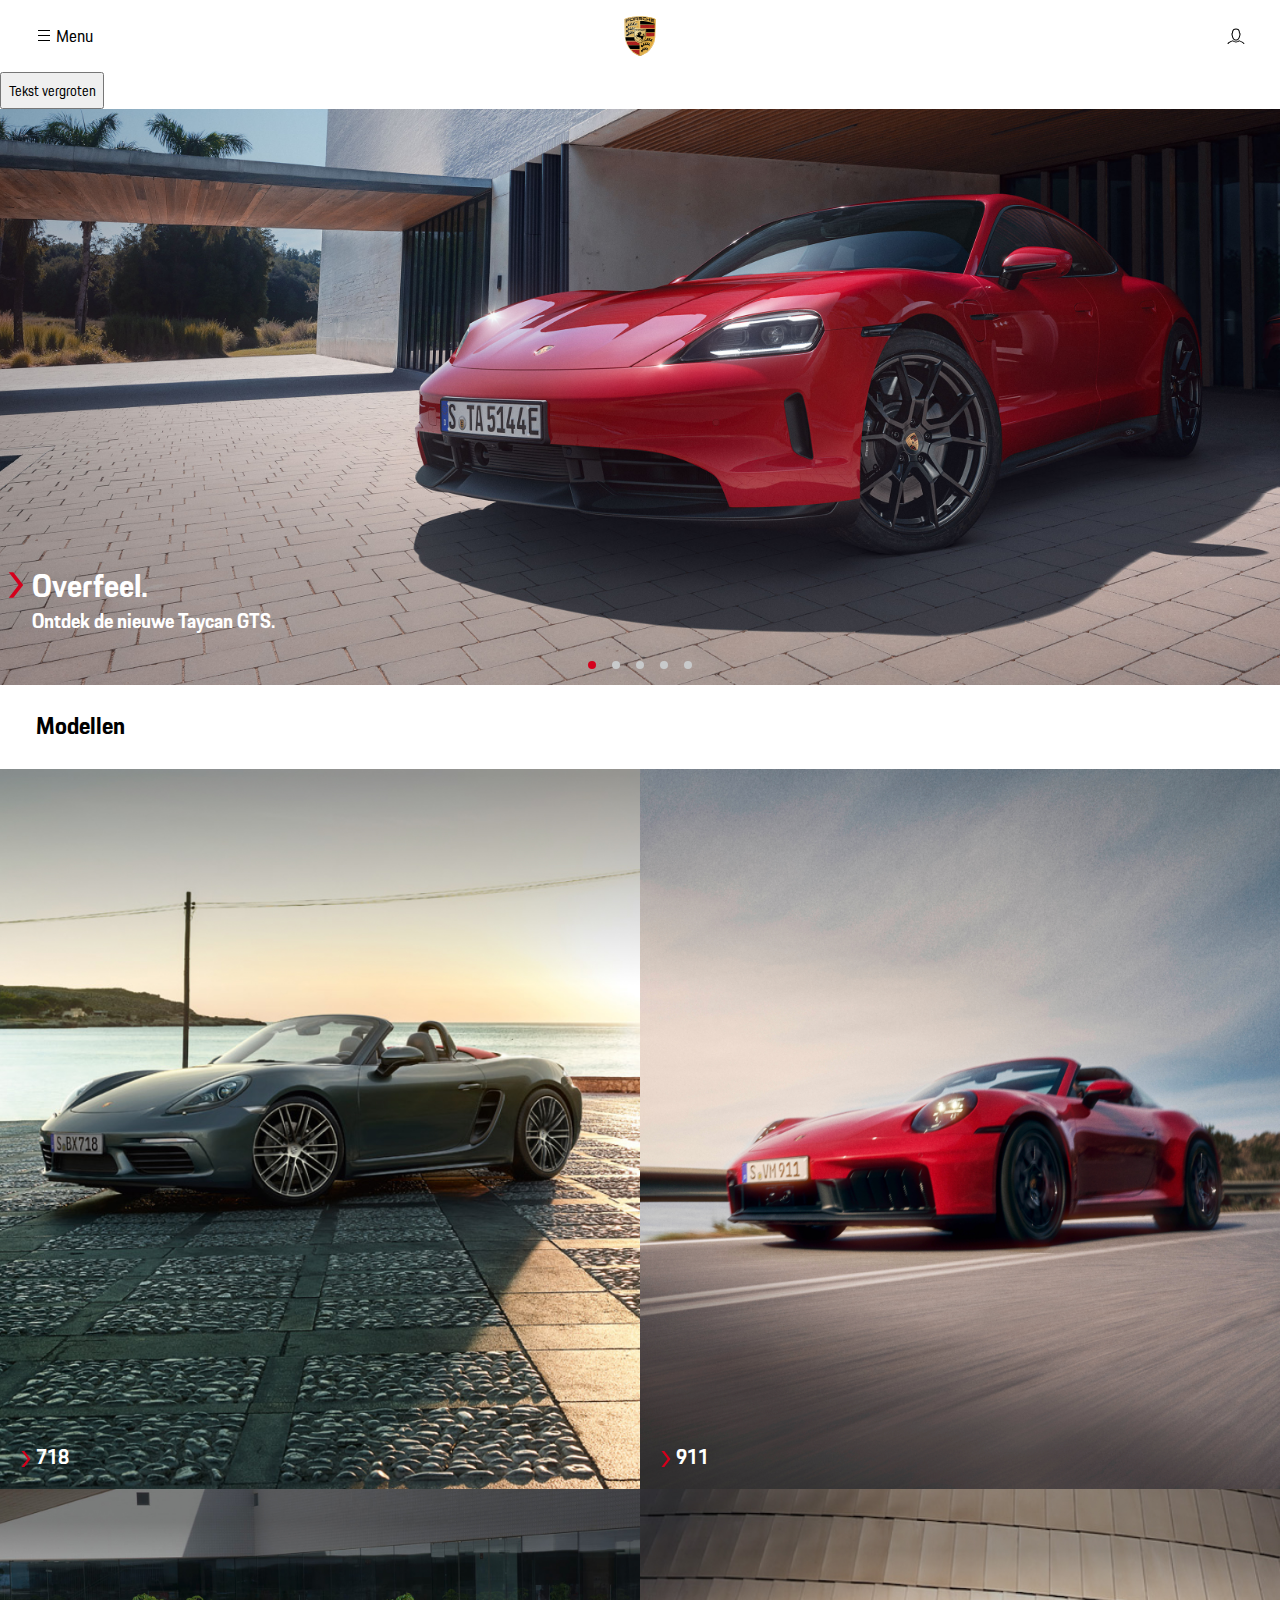
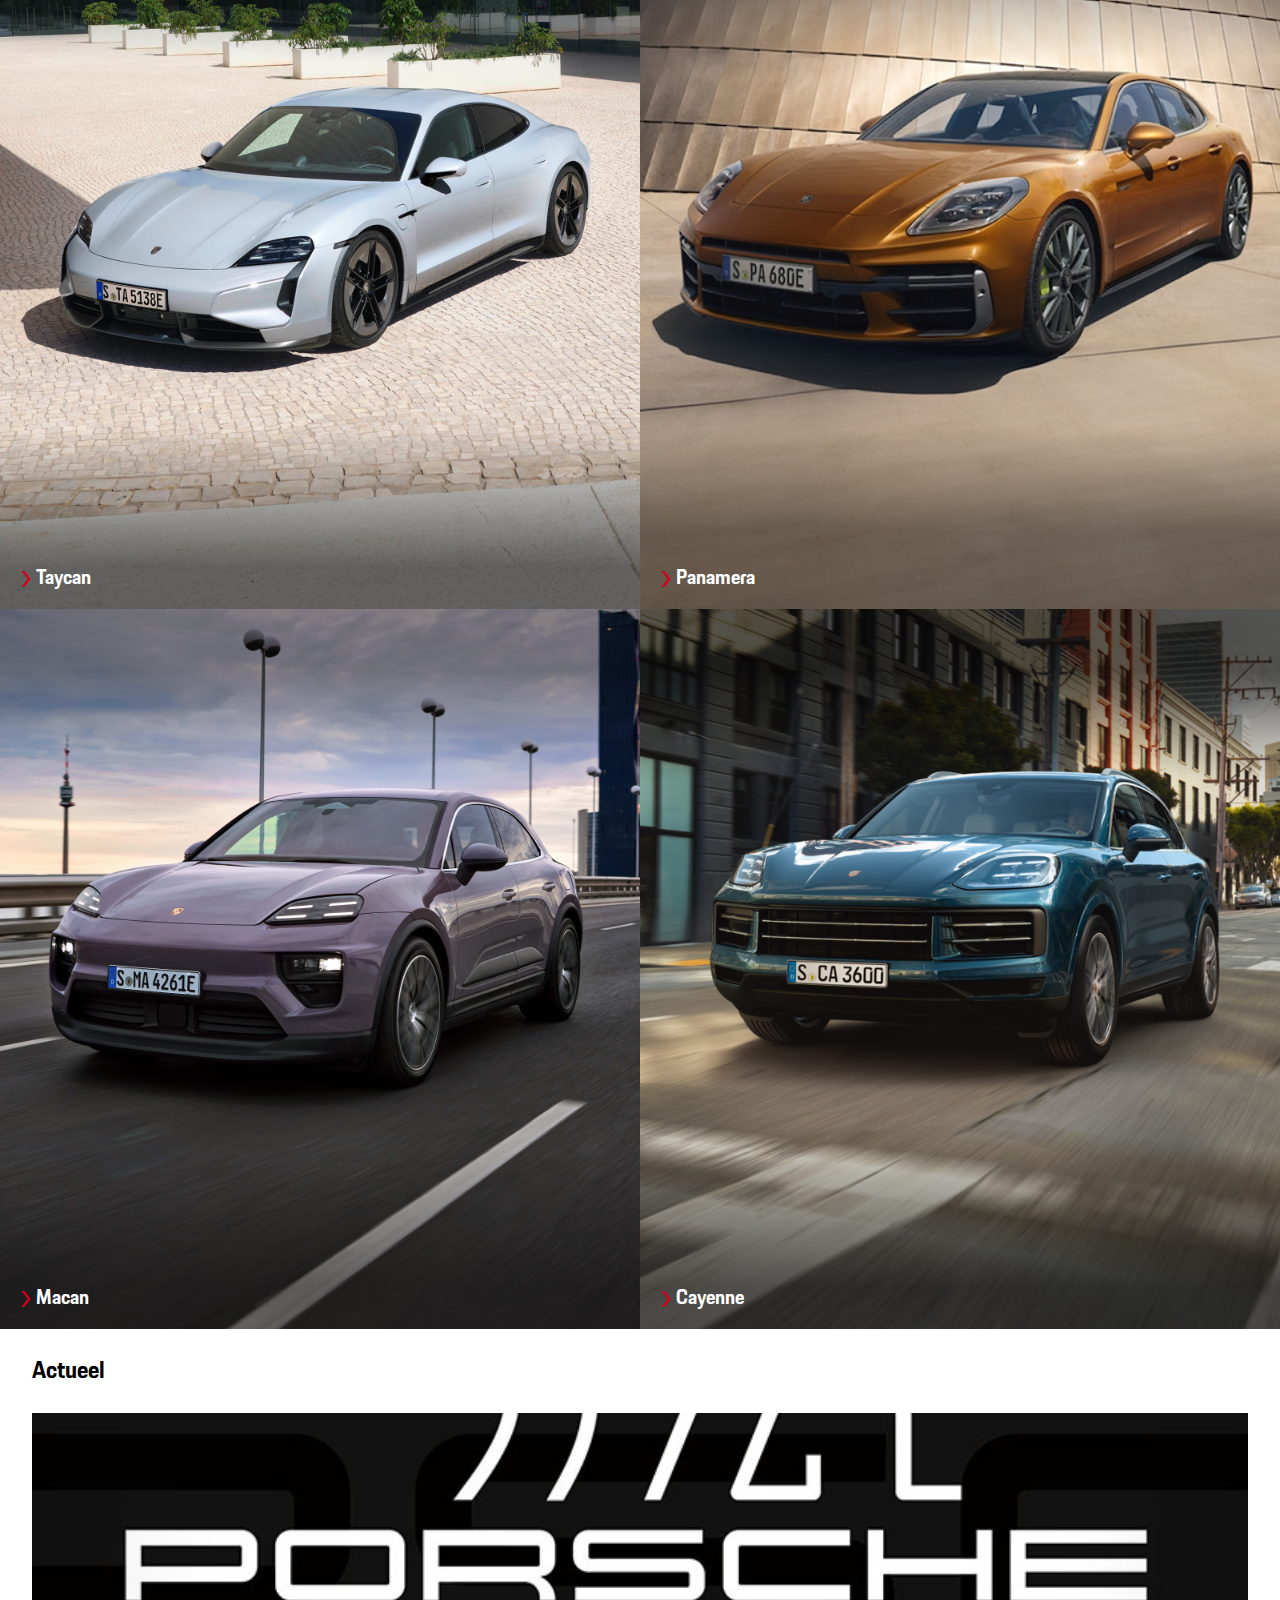
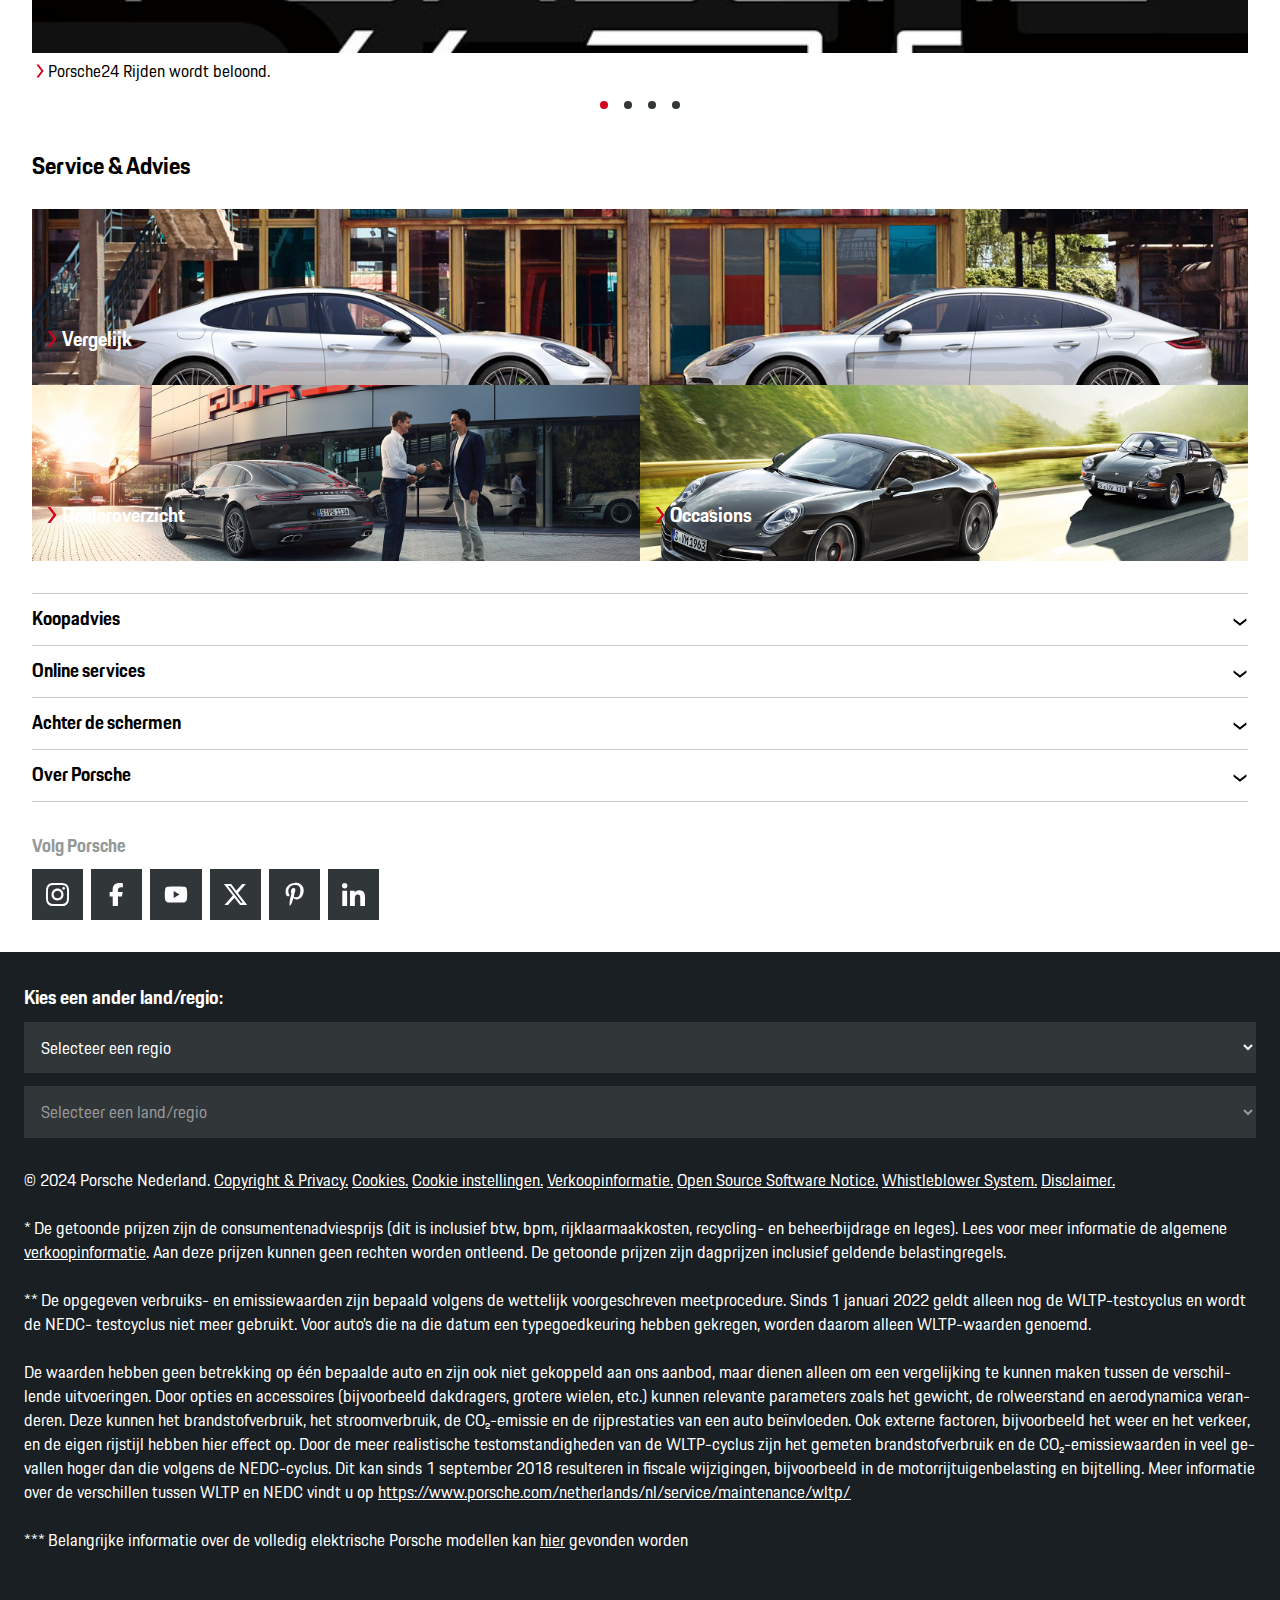
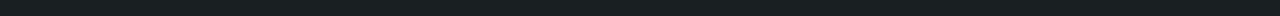
<file: index.html>
<!DOCTYPE html>
<html lang="nl">

<head>
	<meta charset="UTF-8">
	<meta name="author" content="Esmae Grapendaal">
	<meta name="viewport" content="width=device-width, initial-scale=1.0">
	<title>Home | Porsche Nederland</title>
	<link rel="stylesheet" href="./styles/style.css">
	<link rel="icon" type="image/svg+xml" href="./images/svg/Porsche-Crest.svg">
	<script src="./scripts/script.js" defer></script>
</head>

<body>
	<header>
		<button aria-hidden="true"><img src="./images/svg/menu-lines.svg" alt="menu icon">Menu</button>
		<nav>
			<ul>
				<li>
					<button aria-hidden="true">
						<img src="./images/svg/close.svg" alt="sluit icon">
					</button>
				</li>
				<li>
					<a href="porsche-24.html">Modellen</a>
				</li>
				<li>
					<a href="porsche-24.html">Advies & aankoop</a>
				</li>
				<li>
					<a href="porsche-24.html">Shop</a>
				</li>
				<li>
					<a href="porsche-24.html">Services</a>
				</li>
				<li>
					<button aria-hidden="true">Beleven</button>
					<img src="./images/svg/arrow-head-right.svg" alt="navigeer icon">
					<ul class="submenu">
						<li>
							<button aria-hidden="true">
								<img src="./images/svg/arrow-left.svg" alt="terug icon">
							</button>
						</li>
						<li>
							<a href="porsche-24.html">Porsche 24</a>
						</li>
						<li>
							<a href="porsche-24.html">Christophorus - Het Porsche magazine</a>
						</li>
						<li>
							<a href="porsche-24.html">Porsche Advanced Driver Training</a>
						</li>
						<li>
							<a href="porsche-24.html">Porsche Track Experience</a>
						</li>
						<li>
							<a href="porsche-24.html">Porsche Motorsport</a>
						</li>
						<li>
							<a href="porsche-24.html">Porsche Travel Club</a>
						</li>
						<li>
							<a href="porsche-24.html">Porsche Clubs</a></li>
						<li>
							<a href="porsche-24.html">Porsche Kids Corner</a>
						</li>
						<li>
							<a href="porsche-24.html">Museum bezoeken</a>
						</li>
					</ul>
				</li>
				<li>
					<a href="porsche-24.html">Dealer</a>
				</li>
				<li>
					<a href="porsche-24.html">My Porsche</a>
				</li>
			</ul>
		</nav>
		<a href="index.html">
			<img src="./images/svg/Porsche-Crest.svg" alt="Porsche logo">
		</a>
		<img src="./images/svg/user.svg" alt="person icon">
	</header>

	<main class="home-pagina">
		<button class="tekst-grootte">Tekst vergroten</button>
		<h1 class="visually-hidden">Home | Porsche Nederland</h1>
		<section id="home-hero-slider" class="hero-carrousel" aria-label="Carrousel met Porsche modellen" tabIndex="-1"> <!-- Bron: https://codepen.io/shooft/pen/yLKjzWa -->
			<ul>
				<li id="porsche-taycan-gts">
					<img src="./images/hero-porsche-taycan-gts.jpg" alt="A woman standing in front of a shadegreen metallic Taycan in a modern setting.">
					<div class="hero-tekst">
						<h2 class="visually-hidden">Porsche Taycan GTS</h2>
						<h3>Overfeel.</h3>
						<p>Ontdek de nieuwe Taycan GTS.</p>
					</div>
				</li>
				<li id="porsche-911-carrera-t">
					<img src="./images/hero-porsche-911-carrera-t.jpg" alt="Porsche 911 Carrera T in White. Side view.">
					<div class="hero-tekst">
						<h2 class="visually-hidden">Porsche 911 Carrera T</h2>
						<h3>The one and always.</h3>
						<p>De nieuwe 911 Carrera T.</p>
					</div>
				</li>
				<li id="porsche-panamera">
					<img src="./images/hero-porsche-panamera.jpg" alt="Porsche - Choose boldly. - De nieuwe Panamera.">
					<div class="hero-tekst">
						<h2 class="visually-hidden">Porsche Panamera</h2>
						<h3>Choose boldly.</h3>
						<p>De nieuwe Panamera.</p>
					</div>
				</li>
				<li id="porsche-all-electric-macan">
					<img src="./images/hero-porsche-all-electric-macan.jpg" alt="Rear shot of an Oak Green Metallic Neo Macan 4S standing in front of a lake with the mountains in the background.">
					<div class="hero-tekst">
						<h2 class="visually-hidden">Porsche all-electric Macan</h2>
						<h3>Keep your essence.</h3>
						<p>De nieuwe all-electric Macan.</p>
					</div>
				</li>
				<li id="porsche-taycan">
					<img src="./images/hero-porsche-taycan.jpg" alt="Shot of a purplesky metallic Taycan Turbo GT with Weissach package in front of a purple background">
					<div class="hero-tekst">
						<h2 class="visually-hidden">Porsche Taycan</h2>
						<h3>Overfeel.</h3>
						<p>De nieuwe Taycan.</p>
					</div>
				</li>
			</ul>
			
			<nav>
				<ul>
					<li><a href="#porsche-taycan-gts" aria-label="Porsche Taycan GTS banner"></a></li>
					<li><a href="#porsche-911-carrera-t" aria-label="Porsche 911 Carrera T banner"></a></li>
					<li><a href="#porsche-panamera" aria-label="Porsche Panamera banner"></a></li>
					<li><a href="#porsche-all-electric-macan" aria-label="Porsche all-electric Macan banner"></a></li>
					<li><a href="#porsche-taycan" aria-label="Porsche Taycan banner"></a></li>
				</ul>
			</nav>
		</section>

		<section>
			<h2>Modellen</h2>
			<section>
				<a href="porsche-24.html">
					<img src="./images/modellen-porsche-718.jpg" alt="Porsche 718">
					<h3>718</h3>
				</a>
				<a href="porsche-24.html">
					<img src="./images/modellen-porsche-911.jpg" alt="Porsche 911">
					<h3>911</h3>
				</a>
				<a href="porsche-24.html">
					<img src="./images/modellen-porsche-taycan.jpg" alt="Porsche Taycan">
					<h3>Taycan</h3>
				</a>
				<a href="porsche-24.html">
					<img src="./images/modellen-porsche-panamera.jpg" alt="Porsche Panamera">
					<h3>Panamera</h3>
				</a>
				<a href="porsche-24.html">
					<img src="./images/modellen-porsche-macan.jpg" alt="Porsche Macan">
					<h3>Macan</h3>
				</a>
				<a href="porsche-24.html">
					<img src="./images/modellen-porsche-cayenne.jpg" alt="Porsche Cayenne">
					<h3>Cayenne</h3>
				</a>
			</section>
		</section>

		<section class="container">
			<h2>Actueel</h2>
			<section id="actueel-slider" class="actueel-carrousel" aria-label="Carrousel met de actualiteit van Porsche" tabIndex="-1">
				<ul>
					<li id="actueel-porsche24">
						<a href="porsche-24.html">
							<img src="./images/actueel-porsche24.jpg" alt="Porsche24. Rijden wordt beloond.">
							<p>Porsche24 Rijden wordt beloond.</p>
						</a>
					</li>
					<li id="actueel-porsche-lifestyle-collecties">
						<a href="porsche-24.html">
							<img src="./images/actueel-porsche-lifestyle-collecties.jpg" alt="Porsche Lifestyle collecties.">
							<p> Porsche Lifestyle collecties.</p>
						</a>
					</li>
					<li id="actueel-porsche-aanbod">
						<a href="porsche-24.html">
							<img src="./images/actueel-porsche-aanbod.jpg" alt="Porsche - Bekijk ons aanbod nieuw & Approved.">
							<p>Bekijk ons aanbod nieuw & Approved.</p>
						</a>
					</li>
					<li id="actueel-porsche-newsroom">
						<a href="porsche-24.html">
							<img src="./images/actueel-porsche-newsroom.jpg" alt="Nieuw(s): de Porsche newsroom.">
							<p>Nieuw(s): de Porsche newsroom.</p>
						</a>
					</li>
				</ul>
				
				<nav>
					<ul>
						<li>
							<a href="#actueel-porsche24" aria-label="Ga naar Porsche24"></a>
						</li>
						<li>
							<a href="#actueel-porsche-lifestyle-collecties" aria-label="Ga naar Porsche Lifestyle collecties"></a>
						</li>
						<li>
							<a href="#actueel-porsche-aanbod" aria-label="Ga naar Porsche aanbod"></a>
						</li>
						<li>
							<a href="#actueel-porsche-newsroom" aria-label="Ga naar Porsche newsroom"></a>
						</li>
					</ul>
				</nav>
			</section>
		</section>

		<section class="container">
			<h2>Service & Advies</h2>
			<div>
				<a href="porsche-24.html">
					<img src="./images/service_advies-porsche-vergelijk.jpg" alt="Porsche - Vergelijk">
					<h3>Vergelijk</h3>
				</a>
				<a href="porsche-24.html">
					<img src="./images/service_advies-porsche-dealeroverzicht.jpg" alt="Porsche - Dealeroverzicht">
					<h3>Dealeroverzicht</h3>
				</a>
				<a href="porsche-24.html">
					<img src="./images/service_advies-porsche-occasions.jpg" alt="Porsche - Occasions">
					<h3>Occasions</h3>
				</a>
			</div>
		</section>
	</main>

	<footer>
		<nav>
			<details>
				<summary><h3>Koopadvies</h3></summary>
				<nav>
					<ul>
						<li>
							<a href="porsche-24.html">Vergelijk modellen</a>
						</li>
						<li>
							<a href="porsche-24.html">Serviceprijzen</a>
						</li>
						<li>
							<a href="porsche-24.html">Diplomatic Sales</a>
						</li>
						<li>
							<a href="porsche-24.html">WLTP</a>
						</li>
					</ul>
				</nav>
			</details>
			<details>
				<summary><h3>Online services</h3></summary>
				<nav>
					<ul>
						<li>
							<a href="porsche-24.html">Aanmelden e-mailnieuwsbrief</a>
						</li>
						<li>
							<a href="porsche-24.html">Afmelden voor informatie-updates</a>
						</li>
						<li>
							<a href="porsche-24.html">Porsche Kids Corner</a>
						</li>
					</ul>
				</nav>
			</details>
			<details>
				<summary><h3>Achter de schermen</h3></summary>
				<nav>
					<ul>
						<li>
							<a href="porsche-24.html">Porsche Autosport</a>
						</li>
						<li>
							<a href="porsche-24.html">Porsche Travel Club</a>
						</li>
					</ul>
				</nav>
			</details>
			<details>
				<summary><h3>Over Porsche</h3></summary>
				<nav>
					<ul>
						<li>
							<a href="porsche-24.html">Overzicht</a>
						</li>
						<li>
							<a href="porsche-24.html">Pon Porsche Import</a>
						</li>
						<li>
							<a href="porsche-24.html">Porsche Centra</a>
						</li>
						<li>
							<a href="porsche-24.html">Werken bij Porsche</a>
						</li>
						<li>
							<a href="porsche-24.html">Contact & Informatie</a>
						</li>
						<li>
							<a href="porsche-24.html">Pers</a>
						</li>
					</ul>
				</nav>
			</details>
			<nav class="socials">
				<h4>Volg Porsche</h4>
				<ul>
					<li>
						<img src="./images/svg/instagram.svg" alt="Instagram Logo">
					</li>
					<li>
						<img src="./images/svg/facebook.svg" alt="Facebook Logo">
					</li>
					<li>
						<img src="./images/svg/youtube.svg" alt="YouTube Logo">
					</li>
					<li>
						<img src="./images/svg/x-twitter.svg" alt="X Logo">
					</li>
					<li>
						<img src="./images/svg/pinterest.svg" alt="Pinterest Logo">
					</li>
					<li>
						<img src="./images/svg/linkedin.svg" alt="LinkedIn Logo">
					</li>
				</ul>
			</nav>
		</nav>
		<div>
			<h4>Kies een ander land/regio:</h4>
			<div>
				<select>
					<option selected disabled hidden>Selecteer een regio</option> <!-- Bron: https://aurisecreative.com/blog/2023/10/how-to-add-a-placeholder-to-a-select-field/ -->
					<option value="c1">North America</option>
					<option value="c2">Latin America</option>
					<option value="c3">Europe</option>
					<option value="c4">Middle East</option>
					<option value="c5">Africa</option>
					<option value="c6">Asia</option>
					<option value="c7">Australia/Oceania</option>
				</select>
				<select>
					<option selected hidden>Selecteer een land/regio</option>
				</select>
			</div>

			<p>© 2024 Porsche Nederland. <a href="porsche-24.html">Copyright & Privacy.</a> <a href="porsche-24.html">Cookies.</a> <a href="porsche-24.html">Cookie instellingen.</a> <a href="porsche-24.html">Verkoopinformatie.</a> <a href="porsche-24.html">Open Source Software Notice.</a> <a href="porsche-24.html">Whistleblower System.</a> <a href="porsche-24.html">Disclaimer.</a>

			* De getoonde prijzen zijn de consumentenadviesprijs (dit is inclusief btw, bpm, rijklaarmaakkosten, recycling- en beheerbijdrage en leges). Lees voor meer informatie de algemene <a href="porsche-24.html">verkoopinformatie</a>. Aan deze prijzen kunnen geen rechten worden ontleend. De getoonde prijzen zijn dagprijzen inclusief geldende belastingregels.
				
			** De opgegeven verbruiks- en emissiewaarden zijn bepaald volgens de wettelijk voorgeschreven meetprocedure. Sinds 1 januari 2022 geldt alleen nog de WLTP-testcyclus en wordt de NEDC- testcyclus niet meer gebruikt. Voor auto’s die na die datum een typegoedkeuring hebben gekregen, worden daarom alleen WLTP-waarden genoemd.
			
			De waarden hebben geen betrekking op één bepaalde auto en zijn ook niet gekoppeld aan ons aanbod, maar dienen alleen om een vergelijking te kunnen maken tussen de verschillende uitvoeringen. Door opties en accessoires (bijvoorbeeld dakdragers, grotere wielen, etc.) kunnen relevante parameters zoals het gewicht, de rolweerstand en aerodynamica veranderen. Deze kunnen het brandstofverbruik, het stroomverbruik, de CO₂-emissie en de rijprestaties van een auto beïnvloeden. Ook externe factoren, bijvoorbeeld het weer en het verkeer, en de eigen rijstijl hebben hier effect op. Door de meer realistische testomstandigheden van de WLTP-cyclus zijn het gemeten brandstofverbruik en de CO₂-emissiewaarden in veel gevallen hoger dan die volgens de NEDC-cyclus. Dit kan sinds 1 september 2018 resulteren in fiscale wijzigingen, bijvoorbeeld in de motorrijtuigenbelasting en bijtelling. Meer informatie over de verschillen tussen WLTP en NEDC vindt u op <a href="porsche-24.html">https://www.porsche.com/netherlands/nl/service/maintenance/wltp/</a>
			
			*** Belangrijke informatie over de volledig elektrische Porsche modellen kan <a href="porsche-24.html">hier</a> gevonden worden</p>
		</div>
	</footer>
</body>

</html>
</file>
<file: styles/style.css>
/**************/
/* CSS REMEDY */
/**************/
@font-face {
	font-family: "Porsche Next";
	font-weight: 400;
	font-style: normal;
	src: url(/fonts/Porsche-Next-Regular.otf) format("opentype");
}
  
  @font-face {
	font-family: "Porsche Next";
	font-weight: 700;
	font-style: normal;
	src: url(/fonts/Porsche-Next-Bold.otf) format("opentype");
}

*, *::after, *::before {
	box-sizing: border-box;
	margin: 0;
	padding: 0;
	font-family: "Porsche Next","Arial Narrow",sans-serif;
}

body {
	overflow-x: hidden;
	scroll-behavior: smooth;
}

img {
	width: 100%;
}

.container {
	margin: 0 2em;
}

.visually-hidden {
	clip: rect(0 0 0 0);
	clip-path: inset(50%);
	height: 1px;
	overflow: hidden;
	position: absolute;
	white-space: nowrap;
	width: 1px;
}

.home-pagina h2 {
	padding: 1em 1.5em;
}

.container h2 {
	padding: 1em 0;
}

p {
	white-space: pre-line;
}

main {
	transform: translateX(-3em);
	opacity: 0;
	transition: transform 0.5s ease, opacity 0.3s ease;
}

main.visible {
	transform: translateX(0);
	opacity: 1;
}





/*********************/
/* CUSTOM PROPERTIES */
/*********************/
:root {
	hyphens: auto;
	-webkit-hyphens: auto;
	-moz-hyphens: auto;
	-ms-hyphens: auto;

	--color-black-text: #000000;
	--color-white-text: #FFFFFF;
	--color-background: #FFFFFF;
	--color-footer-background: #191F22;
	--color-footer2-background: #0E0E12;
	--color-socials-heading: #959899;
	--color-socials-background: #313639;
}





/****************/
/* JOUW STYLING */
/****************/
/********** HEADER **********/
header {
	display: flex;
	align-items: center;
	justify-content: space-between;
	background-color: var(--color-background);
	padding: 1.5em 2em;
	width: 100%;
	position: relative;
}

header button {
	color: var(--color-black-text);
	display: flex;
	align-items: center;
	background: none;
	border: none;
	outline: none;
	font-size: 1em;
}

header > img, header > a {
	width: auto;
	max-width: 2.5em;
}

header > a {
	position: absolute;
	left: 50%;
	transform: translateX(-50%);
	height: 2.5em;
}

header > button img, header > img {
	width: 1.5em;
}

header nav, .submenu {
	position: fixed;
	left: 0;
	right: 0;
	top: 0;
	bottom: 0;
	transform: translate(-100%, 0%);
	transition: .3s;
}

header a {
	color: var(--color-black-text);
	text-decoration: none;
}

.toon-menu {
	transform: translate(0%, 0%);
	z-index: 98;
	background-color: var(--color-background);
	list-style: none;
	padding: 0 1.6875rem;
	font-size: 1.5em;
}

.toon-menu ul {
	list-style: none;
	margin-top: 3em;
}

.toon-menu ul li:first-child:not(.toon-submenu li:first-child) {
	position: absolute;
	right: 1em;
	top: 1em;
}

.toon-menu ul li {
	display: flex;
	flex-direction: row;
	justify-content: space-between;
	align-items: center;
}

.toon-menu ul li img {
	width: 1em;
}

.toon-menu button:not(.toon-menu li:nth-of-type(6) button) {
	width: 1em;
}

.toon-menu ul li:not(.toon-menu ul li:nth-of-type(-n+2), .toon-submenu li) {
	margin-top: 2.25rem;
}

.toon-submenu {
	transform: translate(0%, 0%);
	z-index: 99;
	background-color: var(--color-background);
	list-style: none;
	padding: 0 1.6875rem;
	font-size: 0.85em;
}

.toon-submenu li:not(.toon-submenu li:nth-of-type(-n+2)) {
	margin-top: 1em;
}

.toon-submenu li:first-child {
	position: absolute;
	left: 1em;
	top: -1.7em;
}


/********** HERO + Carrousels **********/
/* Bron: https://codepen.io/shooft/pen/yLKjzWa */
.hero-carrousel, .actueel-carrousel {
	--hero-carrouselMainColor: #c8cacb;
	--hero-carrouselAccentColor: #d5001c;
	--actueel-carrouselMainColor: #313639;
	--actueel-carrouselAccentColor: #d5001c;
	position: relative;
	outline: none;
}

.hero-carrousel > ul, .actueel-carrousel > ul, .porsche24-carrousel > ul{
	list-style: none;
	display: flex;
	overflow: hidden;
	scroll-snap-type: inline mandatory;
	scroll-behavior: smooth;
	-webkit-overflow-scrolling: touch; /* voor iOS*/
	-ms-overflow-style: none; /* voor IE */
	scrollbar-width: none; /* voor Firefox */
}

.hero-carrousel > ul::-webkit-scrollbar, .actueel-carrousel > ul::-webkit-scrollbar, .porsche24-carrousel > ul::-webkit-scrollbar {
	display: none; /* voor Chrome, Safari en Edge*/
}

.hero-carrousel > ul li:not(.hero-carrousel nav ul li), .actueel-carrousel > ul li, .porsche24-carrousel > ul li {
	flex-basis: 100%;
	flex-shrink: 0;
	scroll-snap-align: center;
	position: relative;
}

.hero-carrousel > ul li > img {
	display: block;
	width: 100%;
	height: 64vh;
	object-position: center center;
	object-fit: cover;
}

.hero-carrousel nav ul {
	position: absolute;
	left: 0;
	bottom: 0;
	width: 100%;
	height: auto;
	margin: 0 auto;
	padding: 1em 0;
	text-align: center;
	overflow: hidden;
	display: flex;
	justify-content: center;
	gap: 1em;
	list-style: none;
}

.hero-carrousel > nav li {
	aspect-ratio: 1 / 1;
}

.hero-carrousel > nav a {
	display: block;
	width: 0.5em;
	height: 0.5em;
	text-decoration: none;
	color: var(--hero-carrouselAccentColor);
	background-color: var(--hero-carrouselMainColor);
	border-radius: 50%;
	outline: none;
	transition: 0.5s;
}

.hero-carrousel > nav a:focus {
	color: var(--hero-carrouselAccentColor);
}

.hero-carrousel > nav a.current {
	background-color: currentColor;
}

.hero-tekst {
	position: absolute;
	color: var(--color-white-text);
	text-align: left;
	z-index: 1;
}

#porsche-taycan-gts .hero-tekst, #porsche-911-carrera-t .hero-tekst, #porsche-all-electric-macan .hero-tekst, #porsche-taycan .hero-tekst {
	left: 2em;
	bottom: 3em;
}

#porsche-panamera .hero-tekst {
	left: 7%;
	top: 2em;
}

.hero-carrousel h3 {
	font-size: 2em;
	font-weight: 600;
	line-height: 1;
}

.hero-carrousel h3::before {
	content: url("../images/svg/chevron-right-red.svg");
	display: inline-block;
	width: 1em;
	vertical-align: middle;
	margin-left: -1em;
}


.hero-carrousel p {
	font-size: 1.25em;
	font-weight: 600;
}


/********** MODELLEN **********/
.home-pagina > section:nth-of-type(2) section {
	display: grid;
	grid-template-columns: repeat(2, 1fr);
}

.home-pagina > section:nth-of-type(2) section a {
	position: relative;
	overflow: hidden;
}

.home-pagina > section:nth-of-type(2) section a img {
	display: block;
	height: auto;
	object-fit: cover;
	object-position: center center;
}

.home-pagina > section:nth-of-type(2) section a h3 {
	position: absolute;
	bottom: 1rem;
	left: 1rem;
	color: var(--color-white-text);
	font-size: 1.25em;
}

.home-pagina > section:nth-of-type(2) section a h3::before {
	content: url("../images/svg/chevron-right-red.svg");
	display: inline-block;
	width: 1em;
	height: 1em;
	vertical-align: middle;
}


/********** ACTUEEL **********/
.actueel-carrousel a {
	text-decoration: none;
	color: var(--color-black-text);
}

.actueel-carrousel a p::before {
	content: url("../images/svg/chevron-right-red.svg");
	display: inline-block;
	width: 1em;
	vertical-align: middle;
}

.actueel-carrousel li:nth-of-type(2) p::before {
	content: url("../images/svg/new-tab.svg");
	display: inline-block;
	width: 1em;
	vertical-align: middle;
}

.actueel-carrousel img {
	height: 15em;
	object-position: center;
	object-fit: cover;
}

.actueel-carrousel nav ul, .porsche24-carrousel nav ul {
	width: 100%;
	height: auto;
	margin: 0 auto;
	padding: 1em 0;
	text-align: center;
	overflow: hidden;
	display: flex;
	justify-content: center;
	gap: 1em;
	list-style: none;
}

.actueel-carrousel > nav li {
	aspect-ratio: 1 / 1;
}

.actueel-carrousel > nav a, .porsche24-carrousel > nav a {
	display: block;
	width: 0.5em;
	height: 0.5em;
	text-decoration: none;
	color: var(--actueel-carrouselAccentColor);
	background-color: var(--actueel-carrouselMainColor);
	border-radius: 50%;
	outline: none;
	transition: 0.5s;
}

.actueel-carrousel > nav a:focus {
	color: var(--actueel-carrouselAccentColor);
}

.actueel-carrousel > nav a.current {
	background-color: currentColor;
}

/********** SERVICE & ADVIES **********/
.home-pagina > section:nth-of-type(4) div {
	display: grid;
	grid-template-columns: 1fr 1fr;
}

.home-pagina > section:nth-of-type(4) div a {
	height: 11em;
	position: relative;
	overflow: hidden;
	display: flex;
	align-items: flex-end;
	justify-content: center;
}

.home-pagina > section:nth-of-type(4) div a img {
	height: 100%;
	object-fit: cover;
}

.home-pagina > section:nth-of-type(4) div a h3 {
	position: absolute;
	bottom: 1.5em;
	left: 0.5em;
	font-size: 1.25em;
	color: var(--color-white-text);
}

.home-pagina > section:nth-of-type(4) div a h3::before {
	content: url("../images/svg/chevron-right-red.svg");
	display: inline-block;
	width: 1em;
	height: 1.2em;
	vertical-align: middle;
}

.home-pagina > section:nth-of-type(4) div a:nth-child(1) {
	grid-column: 1 / span 2;
	grid-row: 1 / span 1;
}

.home-pagina > section:nth-of-type(4) div a:nth-child(2) {
	grid-column: 1 / span 1; /* Tweede a zit in de eerste kolom */
	grid-row: 2 / span 1; /* Zit op de tweede rij */
}

.home-pagina > section:nth-of-type(4) div a:nth-child(3) {
	grid-column: 2 / span 1; /* Derde a zit in de tweede kolom */
	grid-row: 2 / span 1; /* Zit op de tweede rij */
}


/********** FOOTER **********/
footer h4 {
	font-size: 1.2em;
	margin-bottom: 1em;
}

footer p {
	word-break: break-word;
}

footer > nav {
	padding: 2em;
}

summary {
	display: flex;
	justify-content: space-between;
	border-bottom: 1px solid #c8cacb;
	padding: 0.75em 0;
}

details:first-child {
	border-top: 1px solid #c8cacb;
}

summary::after {
	content: url("../images/svg/chevron-down.svg");
	width: 1em;
	height: 1em;
	align-self: center;
}

details[open] summary::after {
	content: url("../images/svg/chevron-up.svg");
}

footer nav details nav ul {
	list-style: none;
}

footer nav details nav ul li a {
	color: var(--color-black-text);
	text-decoration: none;
	line-height: 3em;
}

.socials {
	margin-top: 2em;
}

.socials h4 {
	color: var(--color-socials-heading);
	font-size: 1.125em;
}

.socials ul, .porsche-24-pagina footer section:nth-of-type(4) ul {
	display: flex;
	flex-wrap: wrap;
	list-style: none;
	gap: 0.5em;
}

.socials ul li, .porsche-24-pagina footer section:nth-of-type(4) ul li {
	background-color: var(--color-socials-background);
	padding: 0.7em;
	display: flex;
	justify-content: center;
	align-items: center;
	aspect-ratio: 1 / 1;
}

.socials ul img {
	width: 1.8em;
	height: 1.8em;
	filter: invert(100%);
	-webkit-filter: invert(100%); /* Chrome en Safaris */
}

footer > div:nth-of-type(1) {
	background-color: var(--color-footer-background);
	color: var(--color-white-text);
	padding: 2em 1.5em 4em 1.5em;
}

footer > div:nth-of-type(1) div {
	display: flex;
	flex-direction: column;
	gap: 0.8em;
	margin-bottom: 1.875em;
}

footer > div:nth-of-type(1) select {
	font-size: 1em;
	padding: 0.8em;
	background-color: #313639;
	color: var(--color-white-text);
	border: none;
}

footer > div:nth-of-type(1) select:last-of-type {
	color: #999999;
}

footer > div:nth-of-type(1) a, .porsche-24-pagina footer a {
	color: var(--color-white-text);
}

/********** PORSCHE 24 PAGINA **********/
.porsche-24-pagina header {
	background: linear-gradient(to bottom, rgba(31, 31, 31, 0.9) 0%, rgba(39, 39, 39, 0) 100%);
	margin-bottom: -4.6em;
	z-index: 2;
}

.porsche-24-pagina header > button, .porsche-24-pagina header > img {
	filter: invert(100%);
	-webkit-filter: invert(100%); /* Chrome en Safaris */
}

#porsche24, #porsche24-levels, #download-de-app, #aftermovies, #veelgestelde-vragen {
	scroll-margin-top: 4em; /* Bron: https://developer.mozilla.org/en-US/docs/Web/CSS/scroll-margin-top */
}

.porsche-24-pagina main > section:nth-of-type(1), .porsche-24-pagina main > section:nth-of-type(2) {
	position: relative;
	outline: none;
}

.porsche-24-pagina main > section:nth-of-type(1) img, .porsche-24-pagina main > section:nth-of-type(2) img {
	display: block;
	width: 100%;
	aspect-ratio: 1 / 1;
	object-position: center center;
	object-fit: cover;
}

.porsche-24-pagina main > section:nth-of-type(2) img {
	height: 140vh;
	aspect-ratio: 9 / 16;
}

.porsche-tekst, .porsche24-intro {
	position: absolute;
	left: 0;
	bottom: 0;
	z-index: 1;
	color: var(--color-white-text);
	text-align: left;
	padding: 2em;
}

.porsche24-intro {
	margin-bottom: 2em;
}

.porsche-24-pagina main > section:nth-of-type(1)::after, .porsche-24-pagina main > section:nth-of-type(2)::after {
	content: "";
	position: absolute;
	bottom: 0;
	left: 0;
	width: 100%;
	height: 100%;
	background: linear-gradient(to top, #1f1f1fe6, #27272700);
	opacity: .5;
}

.porsche-24-pagina section:nth-of-type(2)::after {
	background: linear-gradient(0deg, #000000d9, #00000000);
	opacity: 1;
}

.porsche-tekst h1, .porsche24-intro h2 {
	font-weight: 400;
	font-size: 2em;
}

.porsche-tekst p {
	font-size: 1.125em;
}

.porsche24-intro p {
	margin-top: 0.5em;
}

.porsche-24-pagina main > nav {
	position: sticky;
	top: 0;
	z-index: 2;
	background-color: var(--color-background);
	overflow-x: auto;
	white-space: nowrap;
	padding: 1em 2em;
	box-shadow: 0 3px 8px rgb(0 0 0 / 15%);
}

.porsche-24-pagina main > nav ul {
	display: flex;
	list-style: none;
	gap: 1em;
}

.porsche-24-pagina main > nav ul li a {
	display: block;
	text-decoration: none;
	color: var(--color-black-text);
}

.porsche-24-pagina main > nav ul li:last-of-type {
	padding-right: 2em;
}

.porsche-24-pagina main > section:nth-of-type(3), .porsche-24-pagina main > section:nth-of-type(4), .porsche-24-pagina main > section:nth-of-type(5), .porsche-24-pagina main > section:nth-of-type(6), .porsche-24-pagina main > section:nth-of-type(7), .porsche-24-pagina main > section:nth-of-type(8) {
	padding: 3em 2em;
}

.porsche-24-pagina main > section:nth-of-type(3) > img {
	border-radius: 0.75em;
	margin-bottom: 2em;
}

.porsche-24-pagina main > section:nth-of-type(3) h2, .porsche-24-pagina main > section:nth-of-type(5) h2, .porsche-24-pagina main > section:nth-of-type(6) h2 {
	font-size: 1.4em;
	hyphens: inherit;
}

.porsche-24-pagina main > section:nth-of-type(3) p, .porsche-24-pagina main > section:nth-of-type(6) p {
	margin: 0.5em 0 5em 0;
}

.porsche-24-pagina main > section:nth-of-type(3) button, .porsche-24-pagina main > section:nth-of-type(6) button, .porsche-24-pagina main > section:nth-of-type(8) button {
	display: flex;
	justify-content: space-between;
	align-items: center;
	border: none;
	background-color: #eeeff2;
	color: #010205;
	padding: 2em 1em;
	border-radius: 0.5em;
	width: 100%;
	font-size: 1em;
	font-weight: 600;
}

.porsche-24-pagina main > section:nth-of-type(3) button:first-of-type, .porsche-24-pagina main > section:nth-of-type(6) button:first-of-type {
	margin-bottom: 1em;
}

.porsche-24-pagina main > section:nth-of-type(3) > button img, .porsche-24-pagina main > section:nth-of-type(6) > button img, .porsche-24-pagina main > section:nth-of-type(8) > button img {
	width: 1.5rem;
}

.porsche-24-pagina main > section:nth-of-type(4) h2, .porsche-24-pagina main > section:nth-of-type(7) h2, .porsche-24-pagina main > section:nth-of-type(8) h2 {
	font-size: 1.75em;
	text-align: center;
	margin-bottom: 2em;
}

.porsche-24-pagina main > section:nth-of-type(5) > div, .porsche-24-pagina main > section:nth-of-type(6) > div {
	display: grid;
	grid-template-columns: 1fr 1fr;
	gap: 1em;
	margin-bottom: 2em;
}

.porsche-24-pagina main > section:nth-of-type(5) > div img:nth-of-type(1), .porsche-24-pagina main > section:nth-of-type(6) > div img:nth-of-type(1) {
	grid-column: span 2;
	width: 100%;
}

.porsche-24-pagina main > main section:nth-of-type(5) > div img:nth-of-type(2), .porsche-24-pagina main > main section:nth-of-type(5) > div img:nth-of-type(3), .porsche-24-pagina main > main section:nth-of-type(6) > div img:nth-of-type(2), .porsche-24-pagina main > main section:nth-of-type(6) > div img:nth-of-type(3) {
	grid-column: span 1;
	width: 100%;
}

.porsche-24-pagina main > section:nth-of-type(5) > div img, .porsche-24-pagina main > section:nth-of-type(6) > div img {
	border-radius: 0.5em;
}

.porsche-24-pagina main > section:nth-of-type(8) button:first-of-type {
	margin: 6em 0 1em 0;
}

.porsche-24-pagina summary::after {
	content: url("../images/svg/plus.svg");
}

.porsche-24-pagina details[open] summary::after {
	content: url("../images/svg/min.svg");
}

.porsche-24-pagina details h3 {
	width: 95%;
}

.porsche-24-pagina footer {
	background-color: var(--color-footer2-background);
	color: var(--color-white-text);
	padding: 3em 2em;
	display: flex;
	flex-direction: column;
	gap: 2.25em;
}

footer h4:not(.porsche-24-pagina footer section:first-of-type h4) {
	margin-bottom: 0.5em;
}

.porsche-24-pagina footer section:nth-of-type(1) div {
	display: flex;
	align-items: center;
}

.porsche-24-pagina footer section:nth-of-type(1) div img {
	width: 1.5em;
	height: 1.5em;
	margin-right: 0.5em;
	border-radius: 100%;
	border: 1px solid #88898c;
}

.porsche-24-pagina footer section:nth-of-type(1) div p {
	margin-right: 1.5em;
}

.porsche-24-pagina footer button {
	border: none;
	background-color: #FBFCFF;
	color: #010205;
	padding: 1em 2em;
	border-radius: 0.5em;
	width: 100%;
	font-size: 1em;
	margin-top: 0.5em;
}

.porsche-24-pagina footer section:nth-of-type(4) ul {
	margin-top: 0.5em;
}

.porsche-24-pagina footer section:nth-of-type(4) ul li {
	background-color: #FBFCFF;
	border-radius: 0.25em;
}

.porsche-24-pagina footer section:nth-of-type(4) ul img {
	width: 1.8em;
	height: 1.8em;
}

.porsche-24-pagina footer ul {
	list-style: none;
}

.porsche-24-pagina footer nav ul li a {
	display: block;
	text-decoration: none;
	margin-bottom: 0.5em;
}

.porsche-24-pagina footer > p:first-of-type {
	padding-top: 2.25em;
	border-top: 1px solid #404044;
}

.porsche-24-pagina footer svg {
	fill: #FBFCFF;
	height: 0.5em;
	margin: 3em 0;
}

/* Porsche24 pagina - Carroussels */
.porsche24-carrousel {
	--levels-carrouselMainColor: #6b6d70;
	--levels-carrouselAccentColor: #010205;
	position: relative;
	outline: none;
}

.porsche24-carrousel > ul li {
	flex-basis: 100%;
	flex-shrink: 0;
	scroll-snap-align: center;
}

.porsche24-carrousel > ul li > img {
	border-radius: 0.75em;
	margin-bottom: 0.5em;
}

.porsche24-carrousel > ul li > h3 {
	padding: 1rem 1rem 0 1rem;
}

.porsche24-carrousel > ul li > p {
	font-size: 0.85em;
	padding: 0 1rem 1rem 1rem;
}

/* Bolletjes */
.porsche24-carrousel nav ul {
	gap:.4em;
}

.porsche24-carrousel > nav a {
	color: var(--levels-carrouselAccentColor);
	background-color: var(--levels-carrouselMainColor);
}

.porsche24-carrousel > nav a:focus {
	color: var(--levels-carrouselMainColor);
}

.porsche24-carrousel > nav a.current {
	background-color: currentColor;
	border-radius: 1em;
	width: 1em;
}

/* Vorige en volgende knoppen */
.porsche-24-pagina main > section:nth-of-type(4) section div {
	display: flex;
	justify-content: flex-end;
	align-items: center;
}

.porsche24-carrousel > div a {
	display: flex;
	justify-content: center;
	align-items: center;
	width: 2.75em;
	height: 2.75em;
	aspect-ratio: 1 / 1;
	outline: none;
	transition: 0.5s;
}

.porsche24-carrousel > div a img {
	width: 1.5em;
	height: 1.5em;
}

.porsche24-carrousel > div a:focus {
	color: var(--caroCarrouselAccentColor);
}

/********** SURFACE PLANE **********/
@media (prefers-color-scheme: dark) {
	:root {
		--color-socials-background: #C8CACB;
		--color-socials-heading: #FFFFFF;
	}

	.hero-carrousel, .actueel-carrousel {
		--hero-carrouselMainColor: #c8cacb;
		--hero-carrouselAccentColor: #d5001c;
		--actueel-carrouselMainColor: #c8cacb;
		--actueel-carrouselAccentColor: #d5001c;
	}

	.porsche24-carrousel {
		--levels-carrouselMainColor:#6b6d70;
		--levels-carrouselAccentColor:#d5001c;
	}
}

@media (prefers-reduced-motion) {
	main, .porsche24-carrousel > div a, .actueel-carrousel > nav a, .porsche24-carrousel > nav a, .hero-carrousel > nav a, header nav, .submenu {
		transition: unset;
	}
}

.tekst-grootte {
	position: sticky;
	top: 0;
	right: 0;
	z-index: 99;
	padding: 0.5em;
}

.porsche-24-pagina .tekst-grootte {
	top: 5em;
}

.tekst-groot main h2 {
	font-size: 2em;
}

.tekst-groot p {
	font-size: 1.2em;
}

.tekst-groot .hero-carrousel p {
	font-size: 1.3em;
}

video {
	width: 100%;
	aspect-ratio: 4 / 3;
	object-fit: cover;
	border-radius: 0.5em;
}
</file>
